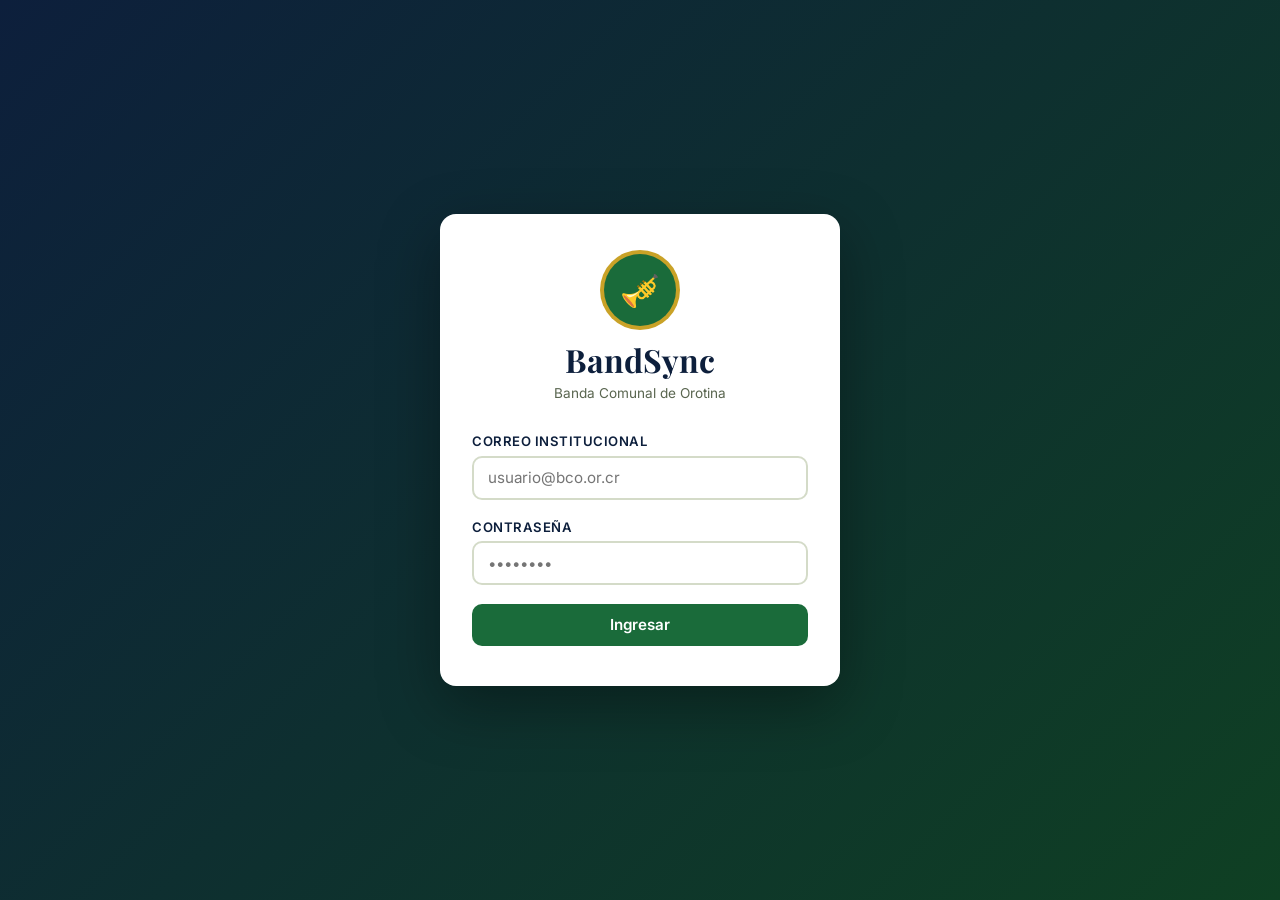
<file: index.html>
<!DOCTYPE html>
<html lang="es">
<head>
  <meta charset="UTF-8" />
  <meta name="viewport" content="width=device-width, initial-scale=1.0" />
  <title>BandSync BCO – Iniciar Sesión</title>
  <link rel="stylesheet" href="css/styles.css" />
</head>
<body class="login-body">
  <div class="login-card">
    <div class="login-logo">
      <div class="logo-circle">🎺</div>
      <h1>BandSync</h1>
      <p class="login-subtitle">Banda Comunal de Orotina</p>
    </div>

    <form id="loginForm">
      <div class="form-group">
        <label for="email">Correo institucional</label>
        <input
          type="email"
          id="email"
          placeholder="usuario@bco.or.cr"
          required
        />
      </div>
      <div class="form-group">
        <label for="password">Contraseña</label>
        <input type="password" id="password" placeholder="••••••••" required />
      </div>
      <div id="loginError" class="error-msg hidden"></div>
      <button type="submit" class="btn-primary btn-full" id="loginBtn">
        Ingresar
      </button>
    </form>
  </div>

 <script src="js/login.js"></script>
</body>
</html>
</file>
<file: css/styles.css>
@import url('https://fonts.googleapis.com/css2?family=Playfair+Display:wght@700;900&family=Inter:wght@400;500;600&display=swap');

:root {
  --verde:       #1a6b3a;
  --verde-claro: #2a8f50;
  --verde-dark:  #0f4023;
  --dorado:      #c9a227;
  --dorado-claro:#f0c940;
  --marino:      #0d1f3c;
  --marino-light:#162d55;
  --blanco:      #ffffff;
  --gris-bg:     #f4f6f0;
  --gris-borde:  #d4dbc8;
  --texto:       #1a1f15;
  --texto-suave: #5a6650;
  --rojo:        #c0392b;
  --rojo-light:  #e74c3c;
  --radius:      10px;
  --shadow:      0 4px 20px rgba(13,31,60,0.12);
  --transition:  0.2s ease;
}

*, *::before, *::after { box-sizing: border-box; margin: 0; padding: 0; }

body {
  font-family: 'Inter', sans-serif;
  background: var(--gris-bg);
  color: var(--texto);
  min-height: 100vh;
}

h1, h2, h3 {
  font-family: 'Playfair Display', serif;
}


.login-body {
  display: flex;
  align-items: center;
  justify-content: center;
  min-height: 100vh;
  background: linear-gradient(135deg, var(--marino) 0%, var(--verde-dark) 100%);
}

.login-card {
  background: var(--blanco);
  border-radius: 16px;
  padding: 2.5rem 2rem;
  width: 100%;
  max-width: 400px;
  box-shadow: 0 20px 60px rgba(0,0,0,0.35);
}

.login-logo {
  text-align: center;
  margin-bottom: 2rem;
}

.logo-circle {
  width: 72px;
  height: 72px;
  border-radius: 50%;
  background: var(--verde);
  display: flex;
  align-items: center;
  justify-content: center;
  font-size: 2rem;
  margin: 0 auto 0.75rem;
  box-shadow: 0 0 0 4px var(--dorado);
}

.login-logo h1 {
  font-size: 2rem;
  color: var(--marino);
}

.login-subtitle {
  font-size: 0.85rem;
  color: var(--texto-suave);
  margin-top: 0.25rem;
}

.form-group {
  margin-bottom: 1.2rem;
}

.form-group label {
  display: block;
  font-size: 0.82rem;
  font-weight: 600;
  color: var(--marino);
  margin-bottom: 0.4rem;
  text-transform: uppercase;
  letter-spacing: 0.04em;
}

.form-group input,
.form-group select,
.form-group textarea {
  width: 100%;
  padding: 0.65rem 0.9rem;
  border: 2px solid var(--gris-borde);
  border-radius: var(--radius);
  font-family: 'Inter', sans-serif;
  font-size: 0.95rem;
  color: var(--texto);
  background: var(--blanco);
  transition: border-color var(--transition);
  outline: none;
}

.form-group input:focus,
.form-group select:focus,
.form-group textarea:focus {
  border-color: var(--verde);
}

.btn-primary {
  background: var(--verde);
  color: var(--blanco);
  border: none;
  border-radius: var(--radius);
  padding: 0.7rem 1.4rem;
  font-size: 0.95rem;
  font-weight: 600;
  cursor: pointer;
  transition: background var(--transition), transform var(--transition);
  font-family: 'Inter', sans-serif;
}
.btn-primary:hover { background: var(--verde-claro); transform: translateY(-1px); }
.btn-primary:disabled { background: var(--gris-borde); cursor: not-allowed; transform: none; }

.btn-secondary {
  background: transparent;
  color: var(--verde);
  border: 2px solid var(--verde);
  border-radius: var(--radius);
  padding: 0.6rem 1.2rem;
  font-size: 0.9rem;
  font-weight: 600;
  cursor: pointer;
  transition: all var(--transition);
  font-family: 'Inter', sans-serif;
}
.btn-secondary:hover { background: var(--verde); color: var(--blanco); }

.btn-danger {
  background: var(--rojo);
  color: var(--blanco);
  border: none;
  border-radius: var(--radius);
  padding: 0.5rem 1rem;
  font-size: 0.85rem;
  font-weight: 600;
  cursor: pointer;
  transition: background var(--transition);
  font-family: 'Inter', sans-serif;
}
.btn-danger:hover { background: var(--rojo-light); }

.btn-gold {
  background: var(--dorado);
  color: var(--marino);
  border: none;
  border-radius: var(--radius);
  padding: 0.6rem 1.2rem;
  font-size: 0.9rem;
  font-weight: 700;
  cursor: pointer;
  transition: background var(--transition);
  font-family: 'Inter', sans-serif;
}
.btn-gold:hover { background: var(--dorado-claro); }

.btn-full { width: 100%; }

.btn-sm {
  padding: 0.35rem 0.75rem;
  font-size: 0.8rem;
}

/* ── MENSAJES ─────────────────────────────────────── */
.error-msg {
  background: #fdecea;
  color: var(--rojo);
  border: 1px solid #f5c6c2;
  border-radius: var(--radius);
  padding: 0.6rem 0.9rem;
  font-size: 0.88rem;
  margin-bottom: 1rem;
}

.success-msg {
  background: #e6f4ed;
  color: var(--verde-dark);
  border: 1px solid #b2d8c0;
  border-radius: var(--radius);
  padding: 0.6rem 0.9rem;
  font-size: 0.88rem;
  margin-bottom: 1rem;
}

.hidden { display: none !important; }

/* ── NAVBAR ─────────────────────────────────────── */
.navbar {
  background: linear-gradient(90deg, var(--marino) 0%, var(--verde-dark) 100%);
  padding: 0 1.5rem;
  display: flex;
  align-items: center;
  justify-content: space-between;
  height: 62px;
  box-shadow: 0 2px 12px rgba(0,0,0,0.25);
  position: sticky;
  top: 0;
  z-index: 100;
}

.nav-brand {
  display: flex;
  align-items: center;
  gap: 0.6rem;
  text-decoration: none;
  color: var(--blanco);
}

.nav-brand .nav-icon { font-size: 1.5rem; }
.nav-brand span {
  font-family: 'Playfair Display', serif;
  font-size: 1.3rem;
  color: var(--dorado);
}

.nav-links {
  display: flex;
  align-items: center;
  gap: 0.25rem;
}

.nav-link {
  color: rgba(255,255,255,0.8);
  text-decoration: none;
  padding: 0.5rem 0.9rem;
  border-radius: 8px;
  font-size: 0.9rem;
  font-weight: 500;
  transition: all var(--transition);
  display: flex;
  align-items: center;
  gap: 0.4rem;
}

.nav-link:hover,
.nav-link.active {
  background: rgba(201,162,39,0.2);
  color: var(--dorado);
}

.nav-user {
  display: flex;
  align-items: center;
  gap: 0.75rem;
  color: rgba(255,255,255,0.85);
  font-size: 0.85rem;
}

.nav-avatar {
  width: 34px;
  height: 34px;
  border-radius: 50%;
  background: var(--dorado);
  color: var(--marino);
  font-weight: 700;
  font-size: 0.9rem;
  display: flex;
  align-items: center;
  justify-content: center;
}

.btn-logout {
  background: transparent;
  border: 1px solid rgba(255,255,255,0.3);
  color: rgba(255,255,255,0.8);
  border-radius: 8px;
  padding: 0.35rem 0.7rem;
  font-size: 0.8rem;
  cursor: pointer;
  transition: all var(--transition);
  font-family: 'Inter', sans-serif;
}
.btn-logout:hover { background: rgba(255,255,255,0.1); color: var(--blanco); }

/* ── MAIN LAYOUT ─────────────────────────────────── */
.page-wrapper {
  max-width: 1200px;
  margin: 0 auto;
  padding: 2rem 1.5rem;
}

.page-header {
  margin-bottom: 1.5rem;
}

.page-header h2 {
  font-size: 1.8rem;
  color: var(--marino);
}

.page-header p {
  color: var(--texto-suave);
  font-size: 0.95rem;
  margin-top: 0.25rem;
}

/* ── TARJETAS ─────────────────────────────────────── */
.card {
  background: var(--blanco);
  border-radius: var(--radius);
  box-shadow: var(--shadow);
  padding: 1.5rem;
}

.card-header {
  display: flex;
  align-items: center;
  justify-content: space-between;
  margin-bottom: 1.25rem;
  padding-bottom: 0.75rem;
  border-bottom: 2px solid var(--gris-bg);
}

.card-header h3 {
  font-size: 1.1rem;
  color: var(--marino);
}

/* ── TABLA ─────────────────────────────────────── */
.table-wrapper {
  overflow-x: auto;
}

table {
  width: 100%;
  border-collapse: collapse;
  font-size: 0.9rem;
}

thead tr {
  background: var(--marino);
  color: var(--blanco);
}

thead th {
  padding: 0.75rem 1rem;
  text-align: left;
  font-weight: 600;
  font-size: 0.82rem;
  text-transform: uppercase;
  letter-spacing: 0.04em;
}

tbody tr {
  border-bottom: 1px solid var(--gris-borde);
  transition: background var(--transition);
}
tbody tr:hover { background: var(--gris-bg); }

tbody td {
  padding: 0.7rem 1rem;
  color: var(--texto);
}

/* ── BADGES ─────────────────────────────────────── */
.badge {
  display: inline-block;
  padding: 0.25rem 0.7rem;
  border-radius: 20px;
  font-size: 0.78rem;
  font-weight: 600;
}

.badge-presente { background: #d4edda; color: #155724; }
.badge-ausente  { background: #f8d7da; color: #721c24; }
.badge-tardanza { background: #fff3cd; color: #856404; }
.badge-bronces  { background: #fff3cd; color: #7a5b0a; }
.badge-maderas  { background: #d4edda; color: #155724; }
.badge-percusion{ background: #d4e3f9; color: #1a3a6b; }

/* ── CALENDARIO ─────────────────────────────────── */
.calendar-grid {
  display: grid;
  grid-template-columns: repeat(7, 1fr);
  gap: 4px;
}

.cal-day-name {
  text-align: center;
  font-size: 0.75rem;
  font-weight: 700;
  color: var(--texto-suave);
  padding: 0.4rem;
  text-transform: uppercase;
}

.cal-day {
  min-height: 80px;
  border-radius: 8px;
  padding: 0.4rem;
  background: var(--gris-bg);
  border: 1px solid var(--gris-borde);
  cursor: pointer;
  transition: all var(--transition);
  position: relative;
}

.cal-day:hover { border-color: var(--verde); background: #eaf5ee; }

.cal-day.today {
  border-color: var(--dorado);
  background: #fefae8;
  box-shadow: 0 0 0 2px var(--dorado);
}

.cal-day.has-ensayo { border-color: var(--verde); }

.cal-day.other-month { opacity: 0.35; cursor: default; }
.cal-day.other-month:hover { border-color: var(--gris-borde); background: var(--gris-bg); }

.cal-day-num {
  font-size: 0.85rem;
  font-weight: 600;
  color: var(--texto);
}

.cal-dots {
  display: flex;
  flex-wrap: wrap;
  gap: 3px;
  margin-top: 0.3rem;
}

.cal-dot {
  width: 8px; height: 8px;
  border-radius: 50%;
}
.cal-dot.bronces   { background: var(--dorado); }
.cal-dot.maderas   { background: var(--verde); }
.cal-dot.percusion { background: var(--marino); }

.cal-nav {
  display: flex;
  align-items: center;
  justify-content: space-between;
  margin-bottom: 1rem;
}

.cal-nav h3 {
  font-size: 1.2rem;
  color: var(--marino);
  text-transform: capitalize;
}

.cal-nav-btns {
  display: flex;
  gap: 0.5rem;
}

/* ── MODAL ─────────────────────────────────────── */
.modal-overlay {
  position: fixed;
  inset: 0;
  background: rgba(13,31,60,0.55);
  display: flex;
  align-items: center;
  justify-content: center;
  z-index: 200;
  backdrop-filter: blur(3px);
}

.modal {
  background: var(--blanco);
  border-radius: 14px;
  padding: 2rem;
  width: 100%;
  max-width: 480px;
  max-height: 90vh;
  overflow-y: auto;
  box-shadow: 0 25px 60px rgba(0,0,0,0.35);
  animation: modalIn 0.2s ease;
}

@keyframes modalIn {
  from { opacity: 0; transform: scale(0.95) translateY(10px); }
  to   { opacity: 1; transform: scale(1) translateY(0); }
}

.modal-header {
  display: flex;
  align-items: center;
  justify-content: space-between;
  margin-bottom: 1.5rem;
}

.modal-header h3 {
  font-size: 1.2rem;
  color: var(--marino);
}

.modal-close {
  background: none;
  border: none;
  font-size: 1.4rem;
  cursor: pointer;
  color: var(--texto-suave);
  line-height: 1;
  transition: color var(--transition);
}
.modal-close:hover { color: var(--rojo); }

.modal-footer {
  display: flex;
  gap: 0.75rem;
  justify-content: flex-end;
  margin-top: 1.5rem;
}

/* ── STATS CARDS ─────────────────────────────────── */
.stats-grid {
  display: grid;
  grid-template-columns: repeat(auto-fit, minmax(180px, 1fr));
  gap: 1rem;
  margin-bottom: 1.5rem;
}

.stat-card {
  background: var(--blanco);
  border-radius: var(--radius);
  padding: 1.2rem 1.5rem;
  box-shadow: var(--shadow);
  border-left: 4px solid var(--verde);
  display: flex;
  flex-direction: column;
  gap: 0.3rem;
}

.stat-card.gold  { border-left-color: var(--dorado); }
.stat-card.navy  { border-left-color: var(--marino); }

.stat-label {
  font-size: 0.78rem;
  font-weight: 600;
  text-transform: uppercase;
  letter-spacing: 0.05em;
  color: var(--texto-suave);
}

.stat-value {
  font-size: 2rem;
  font-weight: 700;
  font-family: 'Playfair Display', serif;
  color: var(--marino);
  line-height: 1;
}

/* ── SPINNER ─────────────────────────────────────── */
.spinner {
  display: flex;
  align-items: center;
  justify-content: center;
  padding: 2rem;
  color: var(--texto-suave);
  gap: 0.5rem;
}

.spinner::before {
  content: '';
  width: 20px; height: 20px;
  border: 3px solid var(--gris-borde);
  border-top-color: var(--verde);
  border-radius: 50%;
  animation: spin 0.7s linear infinite;
}

@keyframes spin { to { transform: rotate(360deg); } }

/* ── SEARCH BAR ─────────────────────────────────── */
.search-bar {
  display: flex;
  align-items: center;
  gap: 0.75rem;
  margin-bottom: 1.25rem;
  flex-wrap: wrap;
}

.search-bar input,
.search-bar select {
  padding: 0.55rem 0.85rem;
  border: 2px solid var(--gris-borde);
  border-radius: var(--radius);
  font-size: 0.9rem;
  font-family: 'Inter', sans-serif;
  outline: none;
  transition: border-color var(--transition);
}
.search-bar input:focus,
.search-bar select:focus { border-color: var(--verde); }

/* ── RESPONSIVE ─────────────────────────────────── */
@media (max-width: 700px) {
  .nav-links { display: none; }
  .page-wrapper { padding: 1.25rem 1rem; }
  .stats-grid { grid-template-columns: 1fr 1fr; }
  .calendar-grid { gap: 2px; }
  .cal-day { min-height: 56px; }
  .modal { padding: 1.5rem; }
}
.calendar-container{
    background:white;
    border-radius:16px;
    padding:20px;
}

.calendar-top{
    display:flex;
    justify-content:space-between;
    align-items:center;
    margin-bottom:20px;
}

.calendar-weekdays{
    display:grid;
    grid-template-columns:repeat(7,1fr);
    text-align:center;
    font-weight:bold;
    margin-bottom:10px;
}

.calendar-grid{
    display:grid;
    grid-template-columns:repeat(7,1fr);
    gap:5px;
}

.calendar-day{
    min-height:120px;
    border:1px solid #ddd;
    padding:5px;
}

.day-number{
    font-weight:bold;
    margin-bottom:5px;
}

.evento-ensayo{
    background:#0f7a43;
    color:white;
    border-radius:5px;
    padding:3px;
    margin-bottom:3px;
    font-size:12px;
}

.evento-presentacion{
    background:#d4a017;
    color:white;
    border-radius:5px;
    padding:3px;
    margin-bottom:3px;
    font-size:12px;
}
</file>
